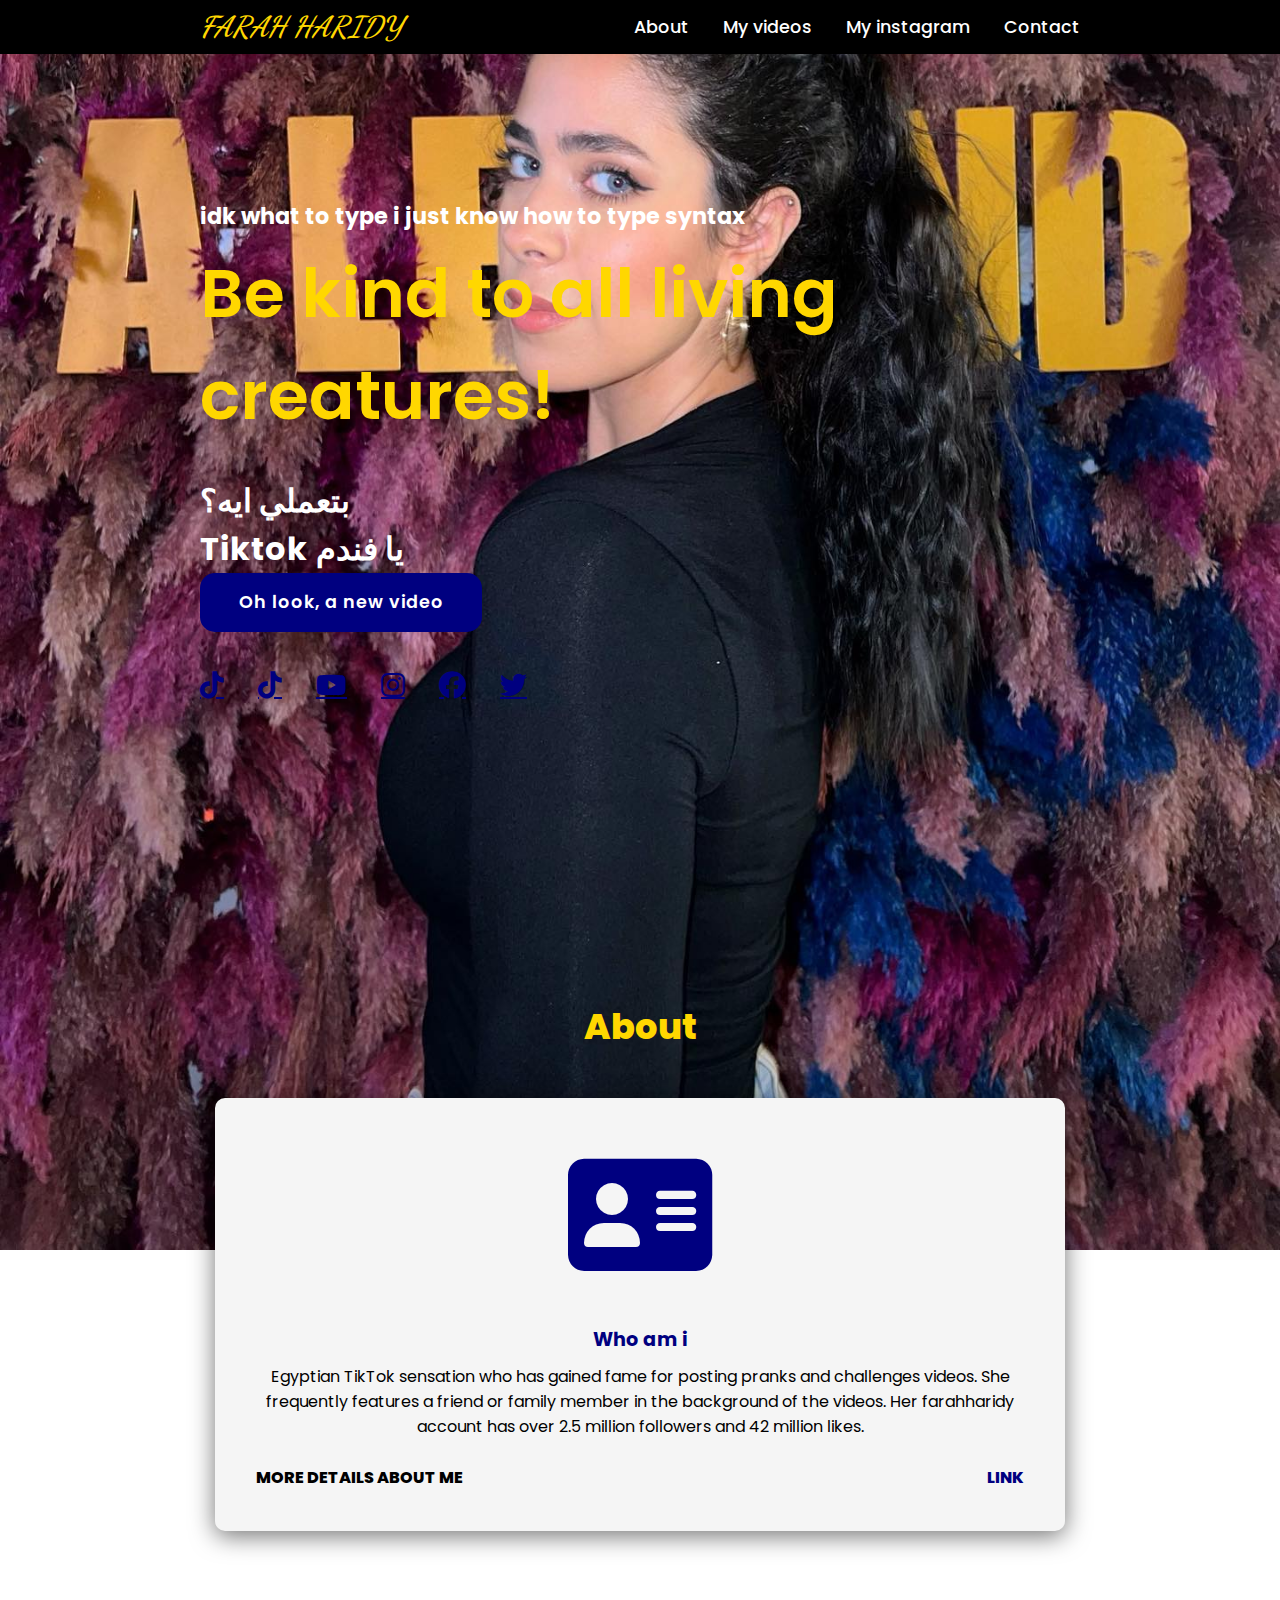
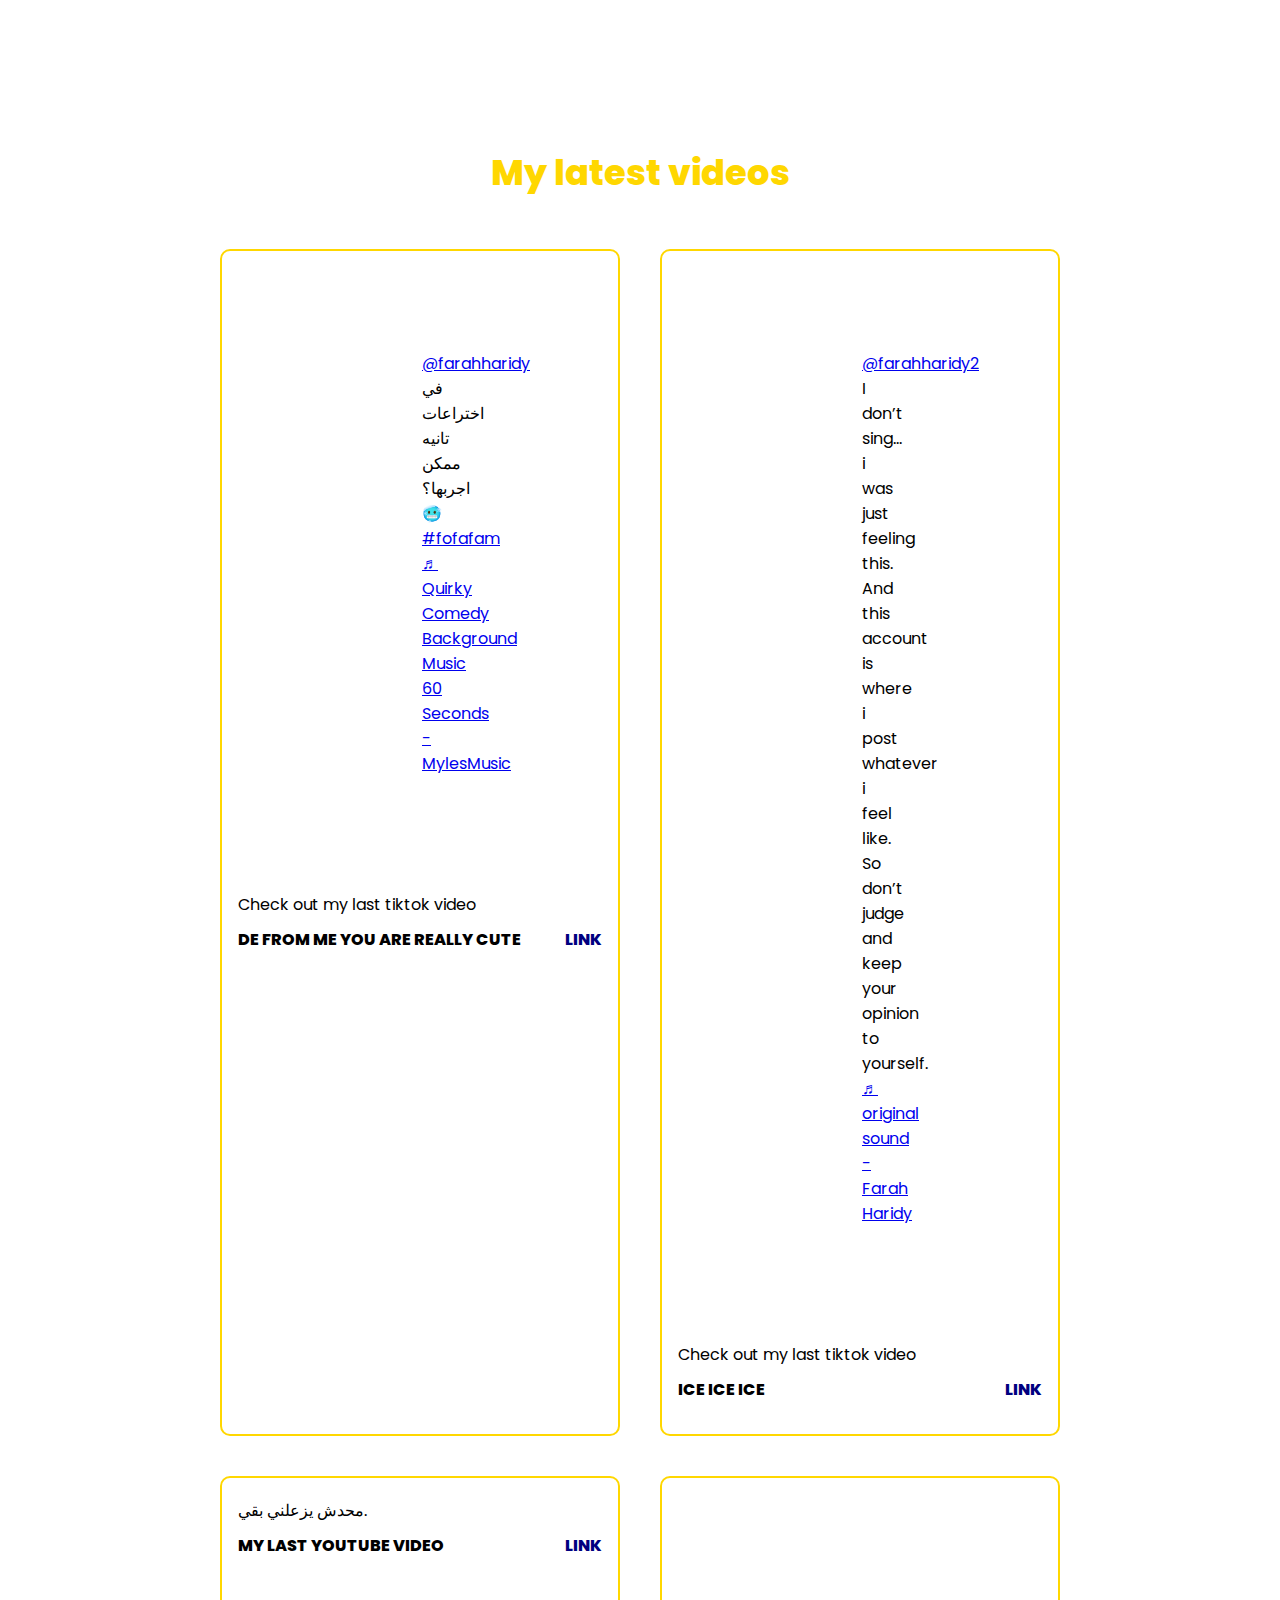
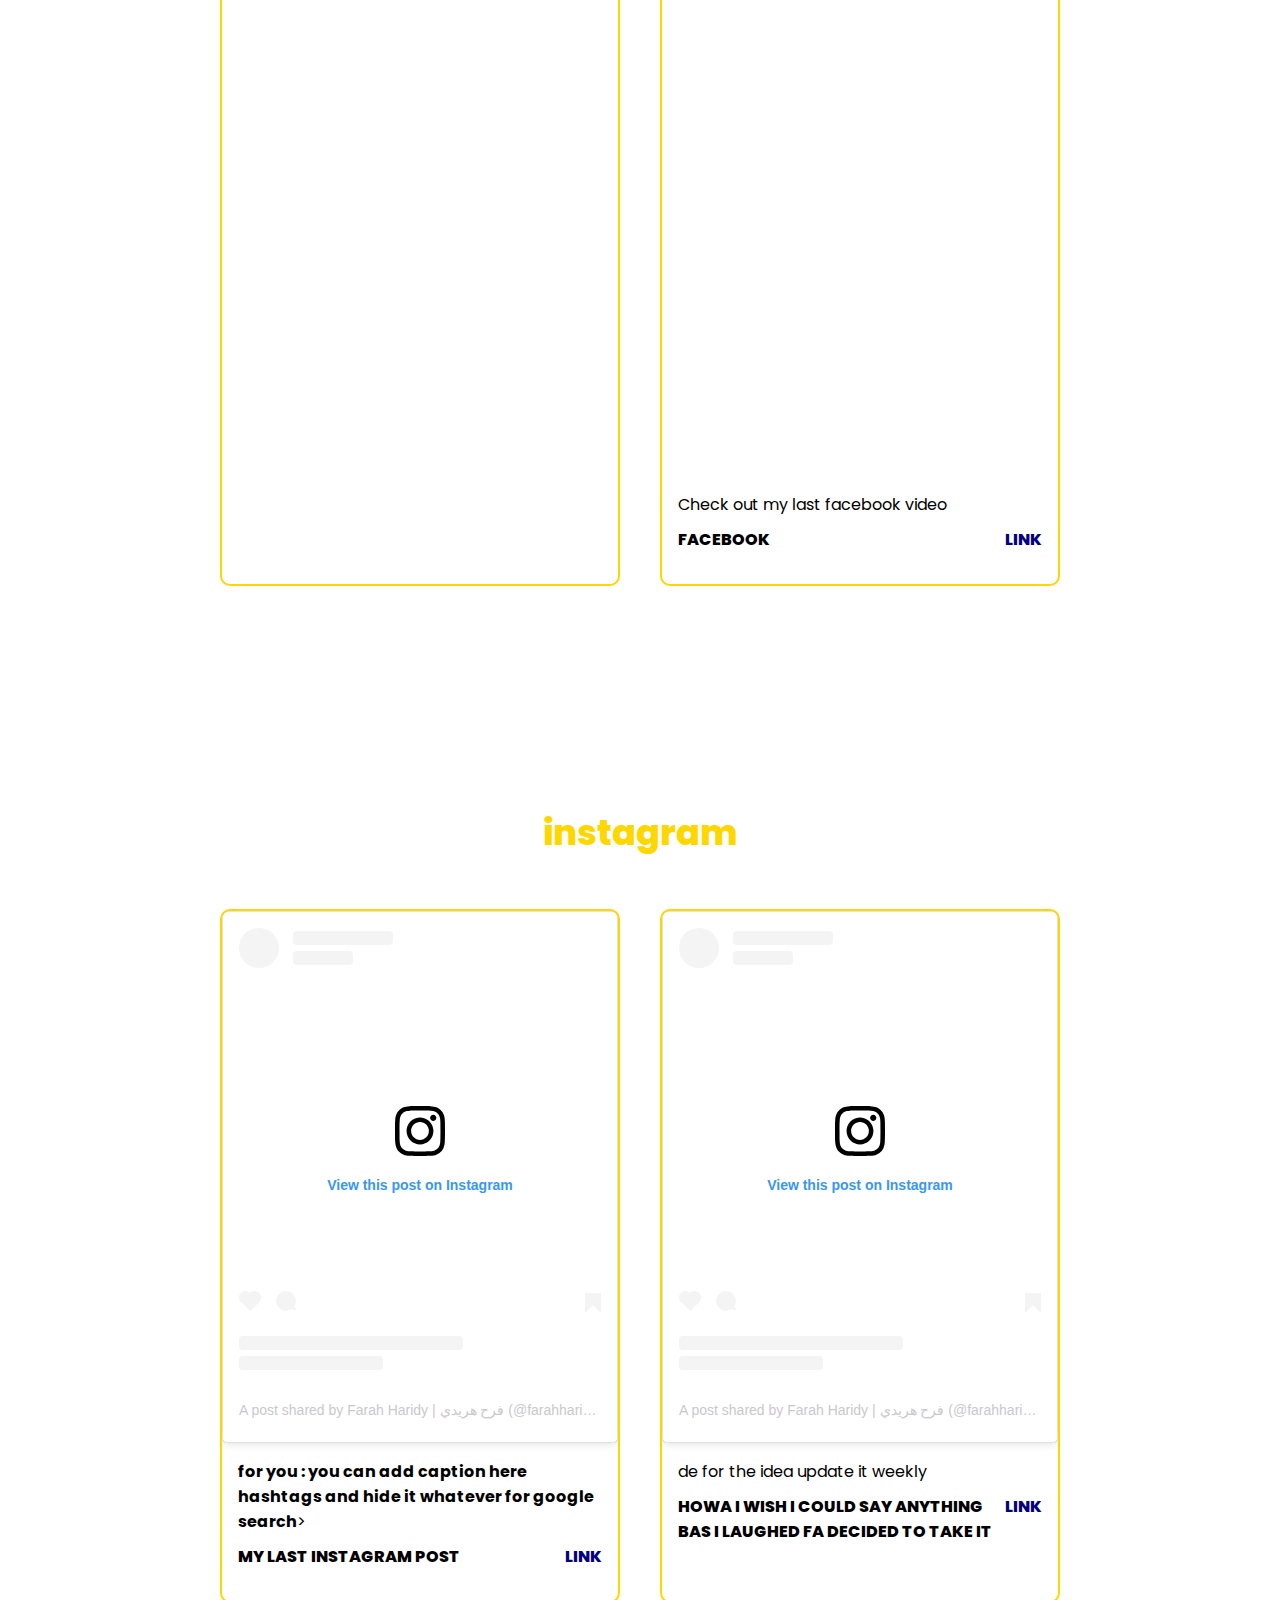
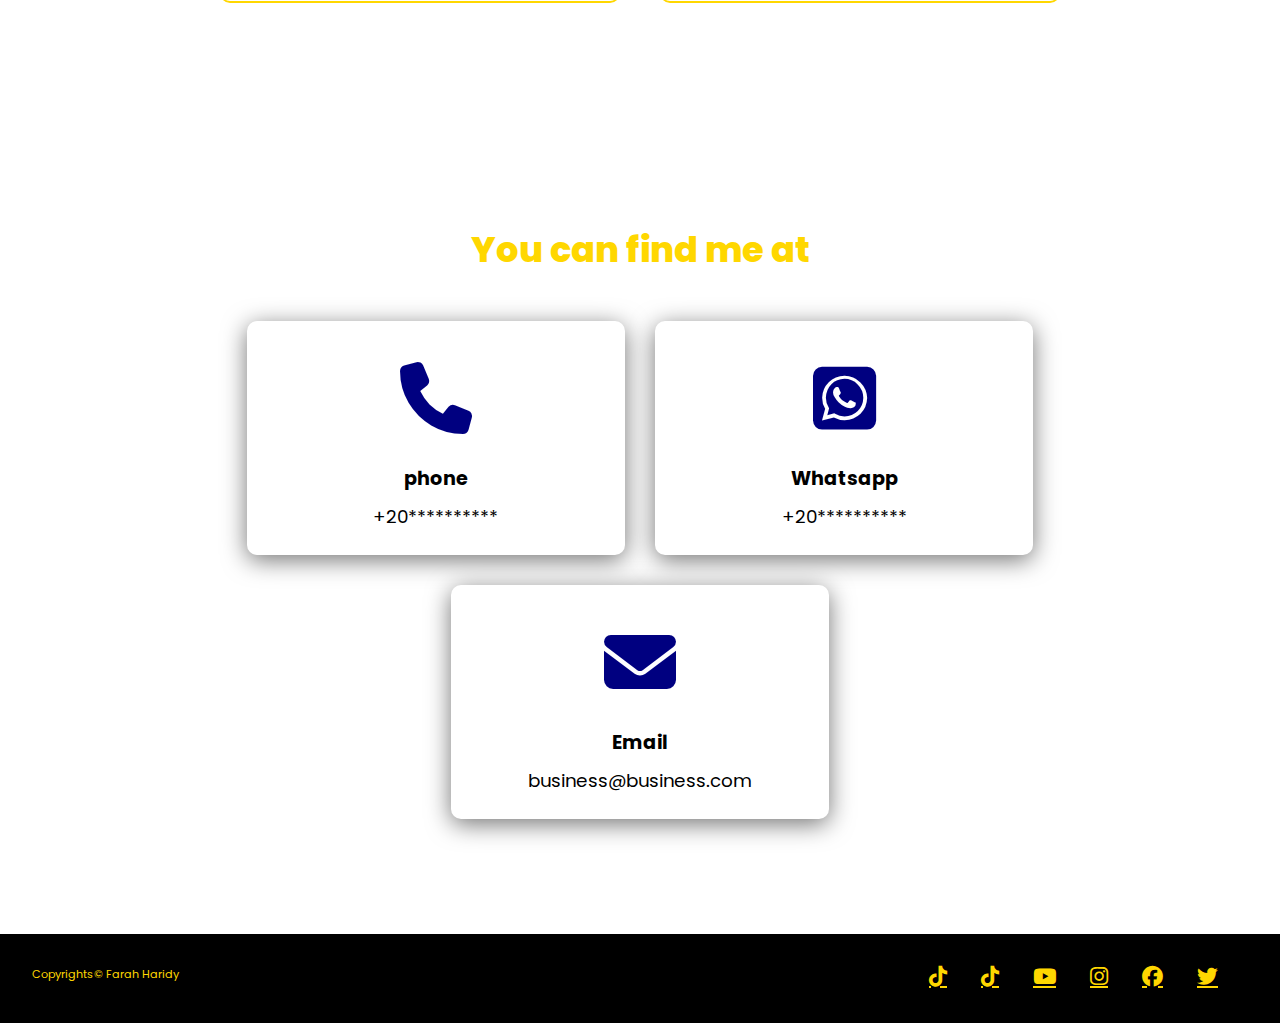
<file: index.html>
<!DOCTYPE html>
<html lang="en">

    <head>
        <meta charset="UTF-8">
        <meta http-equiv="X-UA-Compatible" content="IE=edge">
        <meta name="viewport" content="width=device-width, initial-scale=1.0">
        <link rel="stylesheet" href="style.css">
        <link rel="stylesheet" href="https://cdnjs.cloudflare.com/ajax/libs/font-awesome/6.2.0/css/all.min.css">
        <title>Farah Haridy</title>
    </head>
    <!--! keep the test html  -->

    <body>
        <header>
            <!-- <a href="#" class="logo" <img></a> -->
            <a href="#" class="logo" style="font-family:Dancing script; font-style:italic;">Farah Haridy</a>
            <nav class="navigation">
                <a href="#services">About</a>
                <a href="#projects">My videos</a>
                <a href="#content">My instagram</a>
                <a href="#contact">Contact</a>

            </nav>
        </header>
        <section class="main">
            <div>
                <h2>idk what to type i just know how to type syntax <br> <span>Be kind to all living creatures! </span>
                </h2>
                <h3>بتعملي ايه؟<br><span>Tiktok يا فندم</span></h3>
                <a href="#projects" class="main-button">Oh look, a new video</a>
                <div class="social-icons">
                    <a href="https://www.tiktok.com/@farahharidy" <i class="fa-brands fa-tiktok"></i></a>
                    <a href="https://www.tiktok.com/@farahharidy2" <i class="fa-brands fa-tiktok"></i></a>
                    <a href="https://www.youtube.com/channel/UCzF6BZta73yXPDywxDw9Eyg/featured" <i
                        class="fa-brands fa-youtube"></i></a>
                    <a href="https://www.instagram.com/farahharidy/" <i class="fa-brands fa-instagram"></i></a>
                    <a href="https://www.facebook.com/Farahharidy46/" <i class="fa-brands fa-facebook"></i></a>
                    <a href="https://www.twitter.com" <i class="fa-brands fa-twitter"></i></a>
                    <!-- ! copy the test here (social-icons)-->


                </div>
        </section>

        <section class="services" id="services">
            <h2 class="title">About</h2>
            <div class="content">
                <div class="card">
                    <div class="icon">
                        <i class="fa-solid fa-address-card"></i>
                    </div>
                    <div class="info">
                        <h3>Who am i </h3>
                        <p>Egyptian TikTok sensation who has gained fame for posting pranks and challenges videos. She
                            frequently features a friend or family member in the background of the videos. Her
                            farahharidy account has over 2.5 million followers and 42 million likes. </p>
                    </div>
                    <div class="project-info">

                        <strong class="project-title">
                            <span>More Details about me</span>
                            <a href="./about.html" class="more-details">Link</a>
                        </strong>
                    </div>
                </div>


        </section>
        <section class="projects" id="projects">
            <h2 class="title">My latest videos</h2>
            <div class="content" id="content">
                <div class="project-card">
                    <div class="project-image">
                        <blockquote class="tiktok-embed"
                            cite="https://www.tiktok.com/@farahharidy/video/7156585352403209477"
                            data-video-id="7156585352403209477" style="max-width: 600px;min-width: 325px;">
                            <section> <a target="_blank" title="@farahharidy"
                                    href="https://www.tiktok.com/@farahharidy?refer=embed">@farahharidy</a> في اختراعات
                                تانيه ممكن اجربها؟🥶 <a title="fofafam" target="_blank"
                                    href="https://www.tiktok.com/tag/fofafam?refer=embed">#fofafam</a> <a
                                    target="_blank" title="♬ Quirky Comedy Background Music 60 Seconds - MylesMusic"
                                    href="https://www.tiktok.com/music/Quirky-Comedy-Background-Music-60-Seconds-7064786785280690188?refer=embed">♬
                                    Quirky Comedy Background Music 60 Seconds - MylesMusic</a> </section>
                        </blockquote>
                        <script async src="https://www.tiktok.com/embed.js"></script>
                    </div>
                    <div class="project-info">
                        <p>Check out my last tiktok video</p>
                        <strong class="project-title">
                            <span>De from me you are really cute</span>
                            <a href="https://www.tiktok.com/@farahharidy2/video/7156999583581605126?is_copy_url=1&is_from_webapp=v1"
                                class="more-details">link</a>
                        </strong>
                    </div>
                </div>
                <div class="project-card">
                    <div class="project-image">
                        <blockquote class="tiktok-embed"
                            cite="https://www.tiktok.com/@farahharidy2/video/7156999583581605126"
                            data-video-id="7156999583581605126" style="max-width: 605px;min-width: 325px;">
                            <section> <a target="_blank" title="@farahharidy2"
                                    href="https://www.tiktok.com/@farahharidy2?refer=embed">@farahharidy2</a>
                                <p>I don’t sing… i was just feeling this. And this account is where i post whatever i
                                    feel like. So don’t judge and keep your opinion to yourself. </p> <a target="_blank"
                                    title="♬ original sound - Farah Haridy"
                                    href="https://www.tiktok.com/music/original-sound-7156999598723091206?refer=embed">♬
                                    original sound - Farah Haridy</a>
                            </section>
                        </blockquote>
                        <script async src="https://www.tiktok.com/embed.js"></script>
                    </div>
                    <div class="project-info">
                        <p>Check out my last tiktok video</p>
                        <strong class="project-title">
                            <span>Ice Ice Ice</span>
                            <a href="https://www.tiktok.com/@farahharidy/video/7156585352403209477?is_from_webapp=v1&item_id=7156585352403209477"
                                class="more-details">Link</a>
                        </strong>
                    </div>
                </div>
                <div class="project-card">
                    <div class="iframe-container">
                        <iframe width="412" height="700" src="https://www.youtube.com/embed/zVFCK4faVbI"
                            title="محدش يزعلني بقي." frameborder="0"
                            allow="accelerometer; autoplay; clipboard-write; encrypted-media; gyroscope; picture-in-picture"
                            allowfullscreen></iframe>
                        <strong class="project-title">
                            <span>My last youtube video</span>
                            <a href="https://www.youtube.com/shorts/zVFCK4faVbI" class="more-details">Link</a>
                        </strong>
                    </div>
                    <div class="project-info">
                        <p> محدش يزعلني بقي.
                        </p>
                        <strong class="project-title">
                            <span>My last youtube video</span>
                            <a href="https://www.youtube.com/shorts/zVFCK4faVbI" class="more-details">Link</a>
                        </strong>
                    </div>
                </div>
                <div class="project-card">
                    <div class="project-image">
                        <iframe
                            src="https://www.facebook.com/plugins/video.php?height=476&href=https%3A%2F%2Fwww.facebook.com%2FFarahharidy46%2Fvideos%2F1201021890460575%2F&show_text=true&width=267&t=0"
                            width="412" height="591" style="border:none;overflow:hidden" scrolling="no" frameborder="0"
                            allowfullscreen="true"
                            allow="autoplay; clipboard-write;<!--this--> encrypted-media; picture-in-picture; web-share"
                            allowFullScreen="true"></iframe>
                        <div class="project-info">
                            <p>Check out my last facebook video</p>
                            <strong class="project-title">
                                <span>facebook</span>
                                <a href="https://www.facebook.com/Farahharidy46/videos/%D9%81%D8%A7%D9%83%D8%B1%D9%8A%D9%86-%D8%A7%D9%88%D9%84-%D8%AD%D8%A8-%D9%81%D9%8A-%D8%AD%D9%8A%D8%A7%D8%AA%D9%83%D9%85/1201021890460575/"
                                    class="more-details">Link</a>
                            </strong>
                        </div>
                    </div>


        </section>

        <section class="contact" id="content">
            <h2 class="title">instagram</h2>
            <div class="content">
                <div class="project-card">
                    <div class="project-image">
                        <blockquote class="instagram-media" data-instgrm-captioned
                            data-instgrm-permalink="https://www.instagram.com/p/CkDyl7woNdQ/?utm_source=ig_embed&amp;utm_campaign=loading"
                            data-instgrm-version="14"
                            style=" background:#FFF; border:0; border-radius:3px; box-shadow:0 0 1px 0 rgba(0,0,0,0.5),0 1px 10px 0 rgba(0,0,0,0.15); margin: 1px; max-width:540px; min-width:326px; padding:0; width:99.375%; width:-webkit-calc(100% - 2px); width:calc(100% - 2px);">
                            <div style="padding:16px;"> <a
                                    href="https://www.instagram.com/p/CkDyl7woNdQ/?utm_source=ig_embed&amp;utm_campaign=loading"
                                    style=" background:#FFFFFF; line-height:0; padding:0 0; text-align:center; text-decoration:none; width:100%;"
                                    target="_blank">
                                    <div style=" display: flex; flex-direction: row; align-items: center;">
                                        <div
                                            style="background-color: #F4F4F4; border-radius: 50%; flex-grow: 0; height: 40px; margin-right: 14px; width: 40px;">
                                        </div>
                                        <div
                                            style="display: flex; flex-direction: column; flex-grow: 1; justify-content: center;">
                                            <div
                                                style=" background-color: #F4F4F4; border-radius: 4px; flex-grow: 0; height: 14px; margin-bottom: 6px; width: 100px;">
                                            </div>
                                            <div
                                                style=" background-color: #F4F4F4; border-radius: 4px; flex-grow: 0; height: 14px; width: 60px;">
                                            </div>
                                        </div>
                                    </div>
                                    <div style="padding: 19% 0;"></div>
                                    <div style="display:block; height:50px; margin:0 auto 12px; width:50px;"><svg
                                            width="50px" height="50px" viewBox="0 0 60 60" version="1.1"
                                            xmlns="https://www.w3.org/2000/svg"
                                            xmlns:xlink="https://www.w3.org/1999/xlink">
                                            <g stroke="none" stroke-width="1" fill="none" fill-rule="evenodd">
                                                <g transform="translate(-511.000000, -20.000000)" fill="#000000">
                                                    <g>
                                                        <path
                                                            d="M556.869,30.41 C554.814,30.41 553.148,32.076 553.148,34.131 C553.148,36.186 554.814,37.852 556.869,37.852 C558.924,37.852 560.59,36.186 560.59,34.131 C560.59,32.076 558.924,30.41 556.869,30.41 M541,60.657 C535.114,60.657 530.342,55.887 530.342,50 C530.342,44.114 535.114,39.342 541,39.342 C546.887,39.342 551.658,44.114 551.658,50 C551.658,55.887 546.887,60.657 541,60.657 M541,33.886 C532.1,33.886 524.886,41.1 524.886,50 C524.886,58.899 532.1,66.113 541,66.113 C549.9,66.113 557.115,58.899 557.115,50 C557.115,41.1 549.9,33.886 541,33.886 M565.378,62.101 C565.244,65.022 564.756,66.606 564.346,67.663 C563.803,69.06 563.154,70.057 562.106,71.106 C561.058,72.155 560.06,72.803 558.662,73.347 C557.607,73.757 556.021,74.244 553.102,74.378 C549.944,74.521 548.997,74.552 541,74.552 C533.003,74.552 532.056,74.521 528.898,74.378 C525.979,74.244 524.393,73.757 523.338,73.347 C521.94,72.803 520.942,72.155 519.894,71.106 C518.846,70.057 518.197,69.06 517.654,67.663 C517.244,66.606 516.755,65.022 516.623,62.101 C516.479,58.943 516.448,57.996 516.448,50 C516.448,42.003 516.479,41.056 516.623,37.899 C516.755,34.978 517.244,33.391 517.654,32.338 C518.197,30.938 518.846,29.942 519.894,28.894 C520.942,27.846 521.94,27.196 523.338,26.654 C524.393,26.244 525.979,25.756 528.898,25.623 C532.057,25.479 533.004,25.448 541,25.448 C548.997,25.448 549.943,25.479 553.102,25.623 C556.021,25.756 557.607,26.244 558.662,26.654 C560.06,27.196 561.058,27.846 562.106,28.894 C563.154,29.942 563.803,30.938 564.346,32.338 C564.756,33.391 565.244,34.978 565.378,37.899 C565.522,41.056 565.552,42.003 565.552,50 C565.552,57.996 565.522,58.943 565.378,62.101 M570.82,37.631 C570.674,34.438 570.167,32.258 569.425,30.349 C568.659,28.377 567.633,26.702 565.965,25.035 C564.297,23.368 562.623,22.342 560.652,21.575 C558.743,20.834 556.562,20.326 553.369,20.18 C550.169,20.033 549.148,20 541,20 C532.853,20 531.831,20.033 528.631,20.18 C525.438,20.326 523.257,20.834 521.349,21.575 C519.376,22.342 517.703,23.368 516.035,25.035 C514.368,26.702 513.342,28.377 512.574,30.349 C511.834,32.258 511.326,34.438 511.181,37.631 C511.035,40.831 511,41.851 511,50 C511,58.147 511.035,59.17 511.181,62.369 C511.326,65.562 511.834,67.743 512.574,69.651 C513.342,71.625 514.368,73.296 516.035,74.965 C517.703,76.634 519.376,77.658 521.349,78.425 C523.257,79.167 525.438,79.673 528.631,79.82 C531.831,79.965 532.853,80.001 541,80.001 C549.148,80.001 550.169,79.965 553.369,79.82 C556.562,79.673 558.743,79.167 560.652,78.425 C562.623,77.658 564.297,76.634 565.965,74.965 C567.633,73.296 568.659,71.625 569.425,69.651 C570.167,67.743 570.674,65.562 570.82,62.369 C570.966,59.17 571,58.147 571,50 C571,41.851 570.966,40.831 570.82,37.631">
                                                        </path>
                                                    </g>
                                                </g>
                                            </g>
                                        </svg></div>
                                    <div style="padding-top: 8px;">
                                        <div
                                            style=" color:#3897f0; font-family:Arial,sans-serif; font-size:14px; font-style:normal; font-weight:550; line-height:18px;">
                                            View this post on Instagram</div>
                                    </div>
                                    <div style="padding: 12.5% 0;"></div>
                                    <div
                                        style="display: flex; flex-direction:row;  margin-bottom: 14px; align-items: center;">
                                        <div>
                                            <div
                                                style="background-color: #F4F4F4; border-radius: 50%; height: 12.5px; width: 12.5px; transform: translateX(0px) translateY(7px);">
                                            </div>
                                            <div
                                                style="background-color: #F4F4F4; height: 12.5px; transform: rotate(-45deg) translateX(3px) translateY(1px); width: 12.5px; flex-grow: 0; margin-right: 14px; margin-left: 2px;">
                                            </div>
                                            <div
                                                style="background-color: #F4F4F4; border-radius: 50%; height: 12.5px; width: 12.5px; transform: translateX(9px) translateY(-18px);">
                                            </div>
                                        </div>
                                        <div style="margin-left: 8px;">
                                            <div
                                                style=" background-color: #F4F4F4; border-radius: 50%; flex-grow: 0; height: 20px; width: 20px;">
                                            </div>
                                            <div
                                                style=" width: 0; height: 0; border-top: 2px solid transparent; border-left: 6px solid #f4f4f4; border-bottom: 2px solid transparent; transform: translateX(16px) translateY(-4px) rotate(30deg)">
                                            </div>
                                        </div>
                                        <div style="margin-left: auto;">
                                            <div
                                                style=" width: 0px; border-top: 8px solid #F4F4F4; border-right: 8px solid transparent; transform: translateY(16px);">
                                            </div>
                                            <div
                                                style=" background-color: #F4F4F4; flex-grow: 0; height: 12px; width: 16px; transform: translateY(-4px);">
                                            </div>
                                            <div
                                                style=" width: 0; height: 0; border-top: 8px solid #F4F4F4; border-left: 8px solid transparent; transform: translateY(-4px) translateX(8px);">
                                            </div>
                                        </div>
                                    </div>
                                    <div
                                        style="display: flex; flex-direction: column; flex-grow: 1; justify-content: center; margin-bottom: 24px;">
                                        <div
                                            style=" background-color: #F4F4F4; border-radius: 4px; flex-grow: 0; height: 14px; margin-bottom: 6px; width: 224px;">
                                        </div>
                                        <div
                                            style=" background-color: #F4F4F4; border-radius: 4px; flex-grow: 0; height: 14px; width: 144px;">
                                        </div>
                                    </div>
                                </a>
                                <p
                                    style=" color:#c9c8cd; font-family:Arial,sans-serif; font-size:14px; line-height:17px; margin-bottom:0; margin-top:8px; overflow:hidden; padding:8px 0 7px; text-align:center; text-overflow:ellipsis; white-space:nowrap;">
                                    <a href="https://www.instagram.com/p/CkDyl7woNdQ/?utm_source=ig_embed&amp;utm_campaign=loading"
                                        style=" color:#c9c8cd; font-family:Arial,sans-serif; font-size:14px; font-style:normal; font-weight:normal; line-height:17px; text-decoration:none;"
                                        target="_blank">A post shared by Farah Haridy | فرح هريدي (@farahharidy)</a>
                                </p>
                            </div>
                        </blockquote>
                        <script async src="//www.instagram.com/embed.js"></script>
                    </div>
                    <div class="project-info">
                        <p><b>for you : you can add caption here hashtags and hide it whatever for google search</b>>
                        </p>
                        <strong class="project-title">
                            <span>My last instagram post</span>
                            <a href="https://www.instagram.com/p/CkDyl7woNdQ/" class="more-details">Link</a>
                        </strong>
                    </div>
                </div>
                <div class="content">
                    <div class="project-card">
                        <div class="project-image">
                            <blockquote class="instagram-media" data-instgrm-captioned
                                data-instgrm-permalink="https://www.instagram.com/reel/CdVli55ImMP/?utm_source=ig_embed&amp;utm_campaign=loading"
                                data-instgrm-version="14"
                                style=" background:#FFF; border:0; border-radius:3px; box-shadow:0 0 1px 0 rgba(0,0,0,0.5),0 1px 10px 0 rgba(0,0,0,0.15); margin: 1px; max-width:540px; min-width:326px; padding:0; width:99.375%; width:-webkit-calc(100% - 2px); width:calc(100% - 2px);">
                                <div style="padding:16px;"> <a
                                        href="https://www.instagram.com/reel/CdVli55ImMP/?utm_source=ig_embed&amp;utm_campaign=loading"
                                        style=" background:#FFFFFF; line-height:0; padding:0 0; text-align:center; text-decoration:none; width:100%;"
                                        target="_blank">
                                        <div style=" display: flex; flex-direction: row; align-items: center;">
                                            <div
                                                style="background-color: #F4F4F4; border-radius: 50%; flex-grow: 0; height: 40px; margin-right: 14px; width: 40px;">
                                            </div>
                                            <div
                                                style="display: flex; flex-direction: column; flex-grow: 1; justify-content: center;">
                                                <div
                                                    style=" background-color: #F4F4F4; border-radius: 4px; flex-grow: 0; height: 14px; margin-bottom: 6px; width: 100px;">
                                                </div>
                                                <div
                                                    style=" background-color: #F4F4F4; border-radius: 4px; flex-grow: 0; height: 14px; width: 60px;">
                                                </div>
                                            </div>
                                        </div>
                                        <div style="padding: 19% 0;"></div>
                                        <div style="display:block; height:50px; margin:0 auto 12px; width:50px;">
                                            <svg width="50px" height="50px" viewBox="0 0 60 60" version="1.1"
                                                xmlns="https://www.w3.org/2000/svg"
                                                xmlns:xlink="https://www.w3.org/1999/xlink">
                                                <g stroke="none" stroke-width="1" fill="none" fill-rule="evenodd">
                                                    <g transform="translate(-511.000000, -20.000000)" fill="#000000">
                                                        <g>
                                                            <path
                                                                d="M556.869,30.41 C554.814,30.41 553.148,32.076 553.148,34.131 C553.148,36.186 554.814,37.852 556.869,37.852 C558.924,37.852 560.59,36.186 560.59,34.131 C560.59,32.076 558.924,30.41 556.869,30.41 M541,60.657 C535.114,60.657 530.342,55.887 530.342,50 C530.342,44.114 535.114,39.342 541,39.342 C546.887,39.342 551.658,44.114 551.658,50 C551.658,55.887 546.887,60.657 541,60.657 M541,33.886 C532.1,33.886 524.886,41.1 524.886,50 C524.886,58.899 532.1,66.113 541,66.113 C549.9,66.113 557.115,58.899 557.115,50 C557.115,41.1 549.9,33.886 541,33.886 M565.378,62.101 C565.244,65.022 564.756,66.606 564.346,67.663 C563.803,69.06 563.154,70.057 562.106,71.106 C561.058,72.155 560.06,72.803 558.662,73.347 C557.607,73.757 556.021,74.244 553.102,74.378 C549.944,74.521 548.997,74.552 541,74.552 C533.003,74.552 532.056,74.521 528.898,74.378 C525.979,74.244 524.393,73.757 523.338,73.347 C521.94,72.803 520.942,72.155 519.894,71.106 C518.846,70.057 518.197,69.06 517.654,67.663 C517.244,66.606 516.755,65.022 516.623,62.101 C516.479,58.943 516.448,57.996 516.448,50 C516.448,42.003 516.479,41.056 516.623,37.899 C516.755,34.978 517.244,33.391 517.654,32.338 C518.197,30.938 518.846,29.942 519.894,28.894 C520.942,27.846 521.94,27.196 523.338,26.654 C524.393,26.244 525.979,25.756 528.898,25.623 C532.057,25.479 533.004,25.448 541,25.448 C548.997,25.448 549.943,25.479 553.102,25.623 C556.021,25.756 557.607,26.244 558.662,26.654 C560.06,27.196 561.058,27.846 562.106,28.894 C563.154,29.942 563.803,30.938 564.346,32.338 C564.756,33.391 565.244,34.978 565.378,37.899 C565.522,41.056 565.552,42.003 565.552,50 C565.552,57.996 565.522,58.943 565.378,62.101 M570.82,37.631 C570.674,34.438 570.167,32.258 569.425,30.349 C568.659,28.377 567.633,26.702 565.965,25.035 C564.297,23.368 562.623,22.342 560.652,21.575 C558.743,20.834 556.562,20.326 553.369,20.18 C550.169,20.033 549.148,20 541,20 C532.853,20 531.831,20.033 528.631,20.18 C525.438,20.326 523.257,20.834 521.349,21.575 C519.376,22.342 517.703,23.368 516.035,25.035 C514.368,26.702 513.342,28.377 512.574,30.349 C511.834,32.258 511.326,34.438 511.181,37.631 C511.035,40.831 511,41.851 511,50 C511,58.147 511.035,59.17 511.181,62.369 C511.326,65.562 511.834,67.743 512.574,69.651 C513.342,71.625 514.368,73.296 516.035,74.965 C517.703,76.634 519.376,77.658 521.349,78.425 C523.257,79.167 525.438,79.673 528.631,79.82 C531.831,79.965 532.853,80.001 541,80.001 C549.148,80.001 550.169,79.965 553.369,79.82 C556.562,79.673 558.743,79.167 560.652,78.425 C562.623,77.658 564.297,76.634 565.965,74.965 C567.633,73.296 568.659,71.625 569.425,69.651 C570.167,67.743 570.674,65.562 570.82,62.369 C570.966,59.17 571,58.147 571,50 C571,41.851 570.966,40.831 570.82,37.631">
                                                            </path>
                                                        </g>
                                                    </g>
                                                </g>
                                            </svg>
                                        </div>
                                        <div style="padding-top: 8px;">
                                            <div
                                                style=" color:#3897f0; font-family:Arial,sans-serif; font-size:14px; font-style:normal; font-weight:550; line-height:18px;">
                                                View this post on Instagram</div>
                                        </div>
                                        <div style="padding: 12.5% 0;"></div>
                                        <div
                                            style="display: flex; flex-direction: row; margin-bottom: 14px; align-items: center;">
                                            <div>
                                                <div
                                                    style="background-color: #F4F4F4; border-radius: 50%; height: 12.5px; width: 12.5px; transform: translateX(0px) translateY(7px);">
                                                </div>
                                                <div
                                                    style="background-color: #F4F4F4; height: 12.5px; transform: rotate(-45deg) translateX(3px) translateY(1px); width: 12.5px; flex-grow: 0; margin-right: 14px; margin-left: 2px;">
                                                </div>
                                                <div
                                                    style="background-color: #F4F4F4; border-radius: 50%; height: 12.5px; width: 12.5px; transform: translateX(9px) translateY(-18px);">
                                                </div>
                                            </div>
                                            <div style="margin-left: 8px;">
                                                <div
                                                    style=" background-color: #F4F4F4; border-radius: 50%; flex-grow: 0; height: 20px; width: 20px;">
                                                </div>
                                                <div
                                                    style=" width: 0; height: 0; border-top: 2px solid transparent; border-left: 6px solid #f4f4f4; border-bottom: 2px solid transparent; transform: translateX(16px) translateY(-4px) rotate(30deg)">
                                                </div>
                                            </div>
                                            <div style="margin-left: auto;">
                                                <div
                                                    style=" width: 0px; border-top: 8px solid #F4F4F4; border-right: 8px solid transparent; transform: translateY(16px);">
                                                </div>
                                                <div
                                                    style=" background-color: #F4F4F4; flex-grow: 0; height: 12px; width: 16px; transform: translateY(-4px);">
                                                </div>
                                                <div
                                                    style=" width: 0; height: 0; border-top: 8px solid #F4F4F4; border-left: 8px solid transparent; transform: translateY(-4px) translateX(8px);">
                                                </div>
                                            </div>
                                        </div>
                                        <div
                                            style="display: flex; flex-direction: column; flex-grow: 1; justify-content: center; margin-bottom: 24px;">
                                            <div
                                                style=" background-color: #F4F4F4; border-radius: 4px; flex-grow: 0; height: 14px; margin-bottom: 6px; width: 224px;">
                                            </div>
                                            <div
                                                style=" background-color: #F4F4F4; border-radius: 4px; flex-grow: 0; height: 14px; width: 144px;">
                                            </div>
                                        </div>
                                    </a>
                                    <p
                                        style=" color:#c9c8cd; font-family:Arial,sans-serif; font-size:14px; line-height:17px; margin-bottom:0; margin-top:8px; overflow:hidden; padding:8px 0 7px; text-align:center; text-overflow:ellipsis; white-space:nowrap;">
                                        <a href="https://www.instagram.com/reel/CdVli55ImMP/?utm_source=ig_embed&amp;utm_campaign=loading"
                                            style=" color:#c9c8cd; font-family:Arial,sans-serif; font-size:14px; font-style:normal; font-weight:normal; line-height:17px; text-decoration:none;"
                                            target="_blank">A post shared by Farah Haridy | فرح هريدي (@farahharidy)</a>
                                    </p>
                                </div>
                            </blockquote>
                            <script async src="//www.instagram.com/embed.js"></script>
                        </div>
                        <div class="project-info">
                            <p>de for the idea update it weekly</p>
                            <strong class="project-title">
                                <span>howa i wish i could say anything bas i laughed fa decided to take it </span>
                                <a href="https://www.instagram.com/reel/CdVli55ImMP/" class="more-details">Link</a>
                            </strong>
                        </div>
                    </div>

        </section>

        <section class="contact" id="contact">
            <h2 class="title">You can find me at </h2>
            <div class="content">
                <div class="card">
                    <div class="icon">
                        <i class="fa-solid fa-phone"></i>
                    </div>
                    <div class="info">
                        <h3>phone</h3>
                        <p>+20**********</p>
                        <!-- update this with the number you wish  -->
                    </div>
                </div>
                <div class="content">
                    <div class="card">
                        <div class="icon">
                            <i class="fa-brands fa-square-whatsapp"></i>
                        </div>
                        <div class="info">
                            <h3>Whatsapp</h3>
                            <p>+20**********</p>
                            <!-- update this with the number you wish again or you can delete from line 301 to 311 -->
                        </div>
                    </div>
                </div>
                <div class="content">
                    <div class="card">
                        <div class="icon">
                            <i class="fa-solid fa-envelope"></i>
                        </div>
                        <div class="info">
                            <h3>Email</h3>
                            <p>business@business.com</p>
                            <!-- update this with your e-mail -->
                        </div>

        </section>

        <footer class="footer">
            <p class="footer-tittle">Copyrights&copy;<span> Farah Haridy</span></p>
            <div class="social-icons1">
                <a href="https://www.tiktok.com/@farahharidy" <i class="fa-brands fa-tiktok"></i></a>
                <a href="https://www.tiktok.com/@farahharidy2" <i class="fa-brands fa-tiktok"></i></a>
                <a href="https://www.youtube.com/channel/UCzF6BZta73yXPDywxDw9Eyg/featured" <i
                    class="fa-brands fa-youtube"></i></a>
                <a href="https://www.instagram.com/farahharidy/" <i class="fa-brands fa-instagram"></i></a>
                <a href="https://www.facebook.com/Farahharidy46/" <i class="fa-brands fa-facebook"></i></a>
                <a href="https://www.twitter.com" <i class="fa-brands fa-twitter"></i></a>
            </div>
            <!-- ! footer icons (social-icons1)-->


        </footer>
    </body>

</html>
</file>
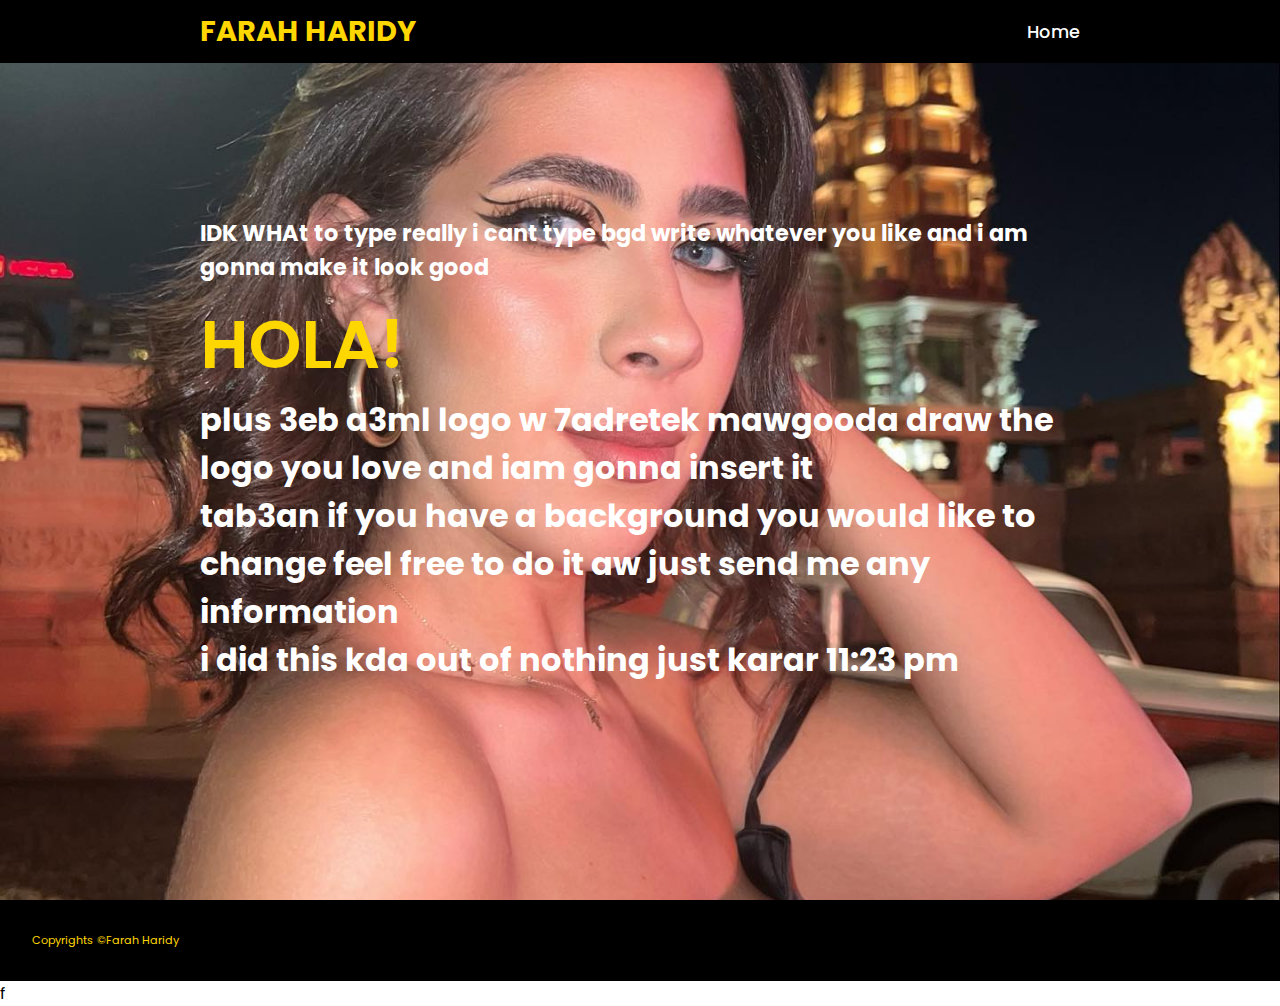
<file: about.html>
<!DOCTYPE html>
<html lang="en">

    <head>
        <meta charset="UTF-8">
        <meta http-equiv="X-UA-Compatible" content="IE=edge">
        <meta name="viewport" content="width=device-width, initial-scale=1.0">
        <link rel="stylesheet" href="style.css">
        <title>About</title>
    </head>

    <body>
        <header>
            <a href="#" class="logo">Farah Haridy</a>
            <nav class="navigation-about">
                <a href="./index.html">Home</a>

            </nav>
        </header>
        <section class="main-about">
            <div>
                <h2>IDK WHAt to type really i cant type bgd write whatever you like and i am gonna make it look good
                    <br> <span>HOLA! </span>
                </h2>
                <h1>plus 3eb a3ml logo w 7adretek mawgooda draw the logo you love and iam gonna insert it</h1>
                <h1>tab3an if you have a background you would like to change feel free to do it aw just send me any
                    information <br>i did this kda out of nothing just karar 11:23 pm</h1>
            </div>
        </section>

        <footer class="footer-about">
            <p class="footer-tittle">Copyrights &copy;<span>Farah Haridy</span></p>
            <!-- ! footer icons -->


        </footer>f
    </body>

</html>
</file>
<file: style.css>
@import url('https://fonts.googleapis.com/css2?family=Open+Sans:ital,wght@0,300;0,400;0,500;0,600;0,700;0,800;1,300;1,400;1,500;1,600;1,700;1,800&family=Poppins:ital,wght@0,100;0,200;1,100&display=swap');
@import url('https://fonts.googleapis.com/css2?family=Dancing+Script:wght@400;500;600;700&family=Open+Sans:ital,wght@0,300;0,400;0,500;0,600;0,700;0,800;1,300;1,400;1,500;1,600;1,700;1,800&family=Pacifico&display=swap');

* {
    font-family: 'Open Sans', sans-serif;
    font-family: 'Poppins', sans-serif;
    margin: 0;
    padding: 0;
    box-sizing: border-box;
    scroll-behavior: smooth;

}

header {
    background-color: rgb(0, 0, 0);
    width: 100%;
    position: fixed;
    z-index: 999;
    display: flex;
    justify-content: space-between;
    align-items: center;
    padding: 10px 200px;

}

.logo {
    text-decoration: none;
    color: rgb(255, 215, 0);
    text-transform: uppercase;
    font-weight: 700;
    font-size: 1.8em;
    height: fit-content;
}

.logo img {
    max-height: fit-content;
    display: flex;
}



.navigation a {
    color: rgb(255, 255, 255);
    text-decoration: none;
    font-weight: 500;
    font-size: 1.1em;
    padding-left: 30px;
}

.navigation a:hover {
    color: rgb(255, 215, 0);
}

.navigation-about a {
    color: rgb(255, 255, 255);
    text-decoration: none;
    font-weight: 500;
    font-size: 1.1em;
    padding-left: 30px;
}

.navigation-about a:hover {
    color: rgb(255, 215, 0);
}

.iframe-container {
    position: relative;
    width: 100%;
    padding-bottom: 1%;
    height: 0;
}

i.iframe-container iframe {
    position: absolute;
    top: 0;
    left: 0;
    width: 100%;
    height: 100%;
    display: flex;
}

section {
    padding: 100px 200px;
}

.main {
    width: 100%;
    min-height: 100vh;
    display: flex;
    align-items: center;
    background: url(images/background-main.jpg) no-repeat;
    background-size: cover;
    background-position: center;
    background-attachment: fixed;
}

.main h2 {
    color: rgb(255, 255, 255);
    font-size: 1.4em;
    font-weight: bold;
}

.main h2 span {
    display: inline-block;
    margin-top: 10px;
    color: rgb(255, 215, 0);
    font-size: 3em;
    font-weight: 600;
}

.main h3 {
    color: white;
    font-size: 2em;
    font-weight: 700;
    letter-spacing: 1px;
    margin-top: 10px;
    margin-top: 30px;
}

.main-button {
    color: white;
    background-color: navy;
    text-decoration: none;
    font-size: 1.1em;
    font-weight: 600;
    display: inline-block;
    padding: 0.9375em 2.1875em;
    letter-spacing: 1px;
    border-radius: 15px;
    margin-bottom: 40px;
    transition: 0.4s ease;
}

.main-button:hover {
    background-color: rgb(0, 0, 110);
    transform: scale(1.1);
}

.main-about {
    width: 100%;
    min-height: 100vh;
    display: flex;
    align-items: center;
    background: url(images/background.jpg) no-repeat;
    background-size: cover;
    background-position: center;
    background-attachment: fixed;
}

.main-about h1 {
    color: white;
    font-size: 4 em;
}

.main-about h2 {
    color: rgb(255, 255, 255);
    font-size: 1.4em;
    font-weight: bold;
}

.main-about h2 span {
    display: inline-block;
    margin-top: 10px;
    color: rgb(255, 215, 0);
    font-size: 3em;
    font-weight: 600;
}

.main-about h3 {
    color: white;
    font-size: 2em;
    font-weight: 700;
    letter-spacing: 1px;
    margin-top: 10px;
    margin-top: 30px;
}

.main-button-about {
    color: white;
    background-color: navy;
    text-decoration: none;
    font-size: 1.1em;
    font-weight: 600;
    display: inline-block;
    padding: 0.9375em 2.1875em;
    letter-spacing: 1px;
    border-radius: 15px;
    margin-bottom: 40px;
    transition: 0.4s ease;
}

.main-button-about:hover {
    background-color: rgb(0, 0, 110);
    transform: scale(1.1);
}

.social-icons a {
    color: navy;
    font-size: 1.7em;
    padding-right: 30px;
}

.social-icons1 a {
    color: rgb(255, 215, 0);
    font-size: 1.3em;
    padding-right: 30px;
}

.title {
    display: flex;
    justify-content: center;
    color: gold;
    font-size: 2.2em;
    font-weight: 800;
    margin-bottom: 30px;
}

.content {
    display: flex;
    justify-content: center;
    flex-direction: row;
    flex-wrap: wrap;
}

.services {
    background: url(images/background-main.jpg) no-repeat;
    background-size: cover;
    background-position: center;
    background-attachment: fixed;
}


.services .card {
    background-color: whitesmoke;
    width: 65.75em;
    box-shadow: 0 5px 25px rgba(1 1 1 / 55%);
    border-radius: 10px;
    padding: 25px;
    margin: 15px;
    transition: 0.4s;
}

.card {
    background-color: rgb(255, 255, 255);
    width: 23.65em;
    box-shadow: 0 5px 25px rgba(1 1 1 / 55%);
    border-radius: 10px;
    padding: 25px;
    margin: 15px;
    transition: 0.4s;
}

.card:hover {
    background-color: rgb(182, 182, 182);
    transform: scale(1.1);
}

.icon {
    color: navy;
    font-size: 8em;
    text-align: center;

}

.info {
    text-align: center;
}

.info h3 {
    color: navy;
    font-size: 1.2em;
    font-weight: 700;
    margin: 10px;
}

.contact .icon {
    font-size: 4.5em;
}

.contact .info h3 {
    color: black;
}

.contact .info p {
    font-size: 1.15em;
}

.footer {
    background-color: black;
    color: rgb(255, 215, 0);
    padding: 2em;
    display: flex;
    justify-content: space-between;
}

.footer-about {
    background-color: black;
    color: rgb(255, 215, 0);
    padding: 2em;
    display: flex;
    justify-content: space-between;
}


.footer-tittle {
    font-size: 0.7em;
    font-weight: 400;
}

.footer-tittle span {
    color: rgb(255, 215, 0);
}

.projects {
    background: url(images/background-projects.jpg) no-repeat;
    background-size: cover;
    background-position: center;
    background-attachment: fixed;
}

.projects .content {
    margin-top: 30px;
}

.project-card {
    background-color: rgb(255, 255, 255);
    border: 2px solid rgb(255, 215, 0);
    min-height: 14em;
    width: 25em;
    overflow: hidden;
    border-radius: 10px;
    margin: 20px;
    transition: 0.7s ease;
    padding-bottom: 1em;
    height: 510;

}

.project-card:hover {
    transform: scale(1.1);
}

.project-card:hover .project-image {
    opacity: 0.9;
}

.project-image img {
    width: 100%
}

.project-info {
    padding: 1em;
}

.project-category {
    font-size: 0.8em;
    color: black;
}

.info .h2 {
    text-align: center;
}

.project-title {
    display: flex;
    justify-content: space-between;
    text-transform: uppercase;
    font-weight: 800;
    margin-top: 10px;
}

.iframe-container .project-title {
    display: flex;
    justify-content: space-between;
    text-transform: uppercase;
    font-weight: 800;
    margin-top: 10px;
    padding-top: 5.7em;
}


.more-details {
    text-decoration: none;
    color: navy;
}

.more-details:hover {
    color: rgb(255, 215, 0)
}

@media (max-width: 1023px) {
    header {
        padding: 12px 20px;
    }

    .navigation a {
        padding-left: 10px;
    }

    .title {
        font-size: 1.8em;
    }

    section {
        padding: 80px 20px;
    }

    .main-content h2 {
        font-size: 1em;
    }

    .main-content h3 {
        font-size: 1.6em;
    }

    .content {
        flex-direction: column;
        align-items: center;
    }
}

@media (max-width:641px) {
    body {
        font-size: 12px;
    }

    .main-content h2 {
        font-size: 0.8em;
    }

    main-content h3 {
        font-size: 1.4em;
    }
}

@media (max-width:300px) {
    body {
        font-size: 10px;
    }

    .main-content h2 {
        font-size: 0.5em;
    }

    main-content h3 {
        font-size: 0.9em;
    }
}
</file>
